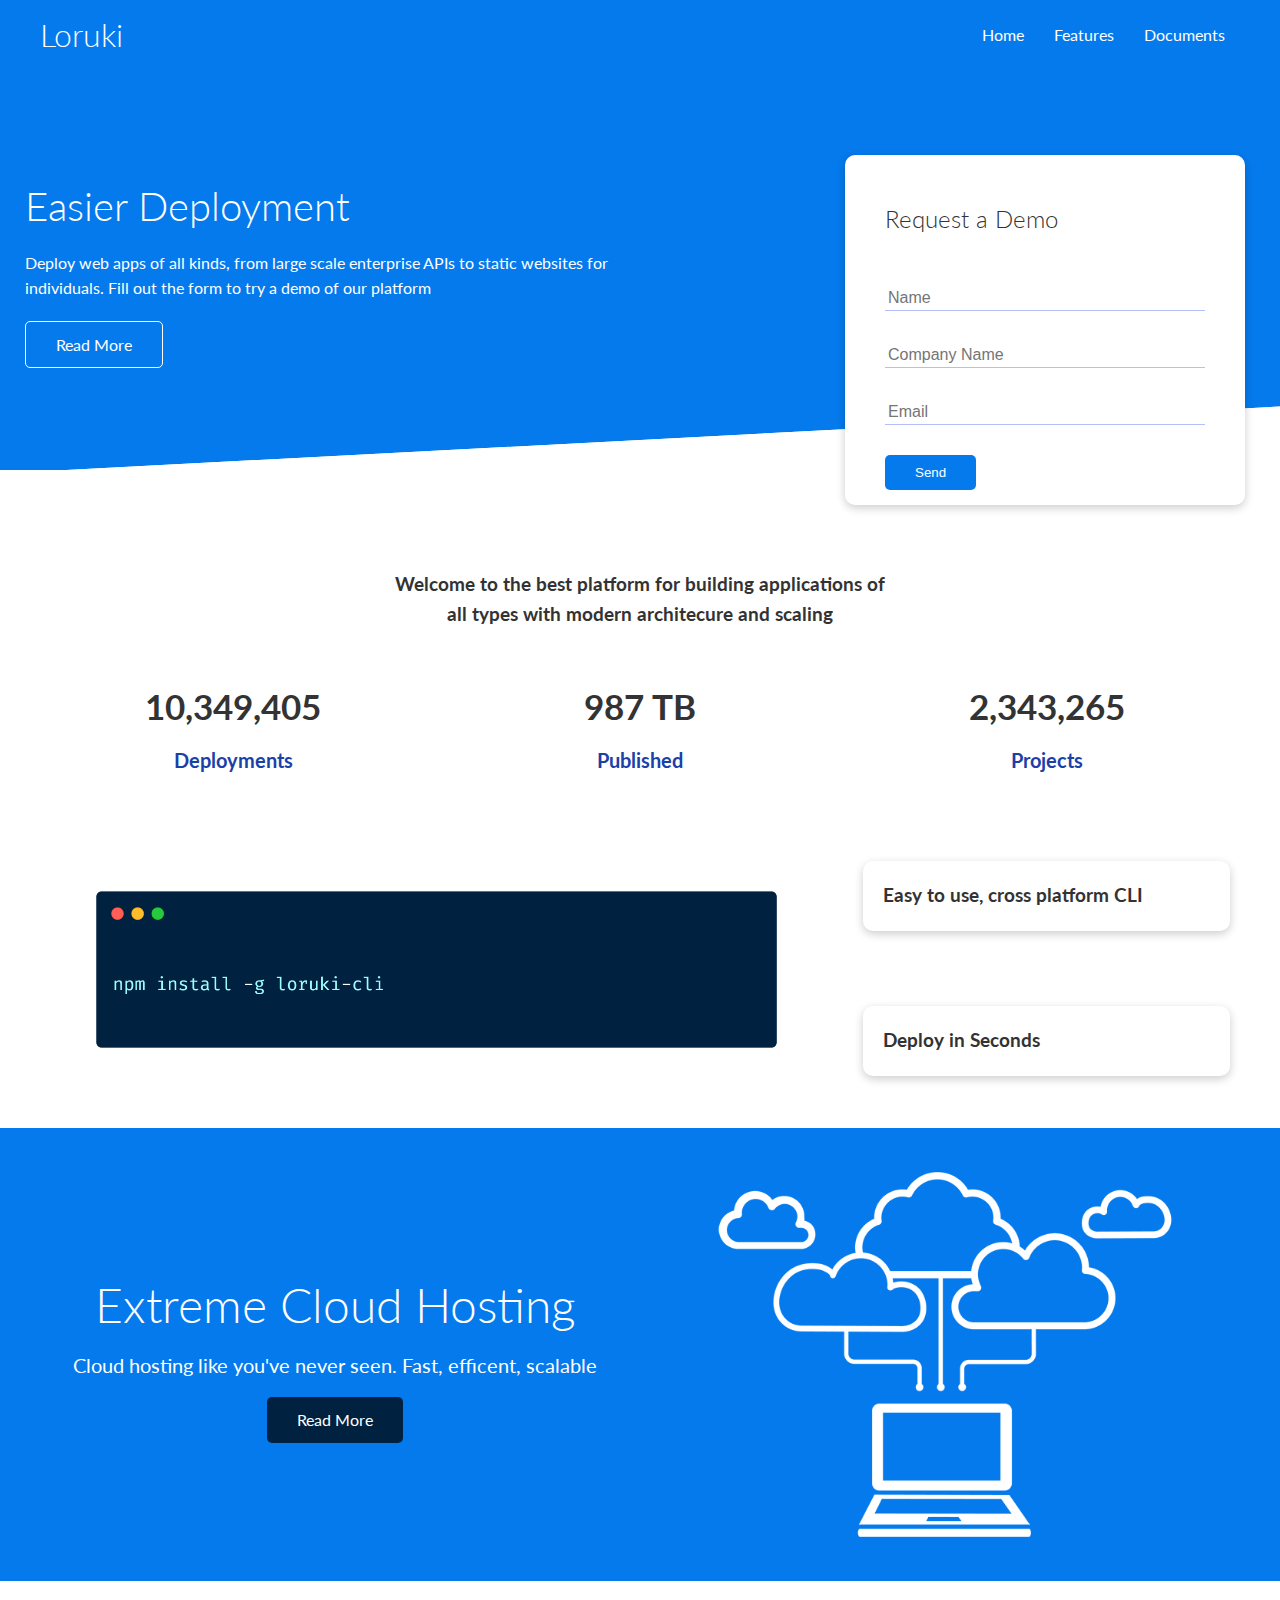
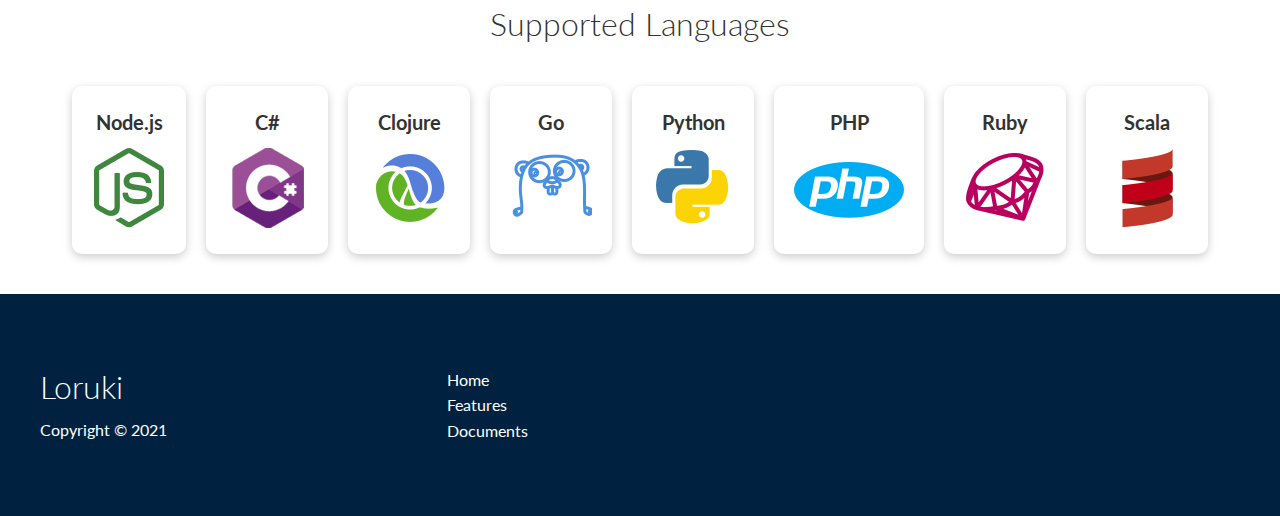
<file: index.html>
<!DOCTYPE html>
<html lang="en">
<head>
    <meta charset="UTF-8">
    <meta http-equiv="X-UA-Compatible" content="IE=edge">
    <meta name="viewport" content="width=device-width, initial-scale=1.0">
    <link rel="stylesheet" href="https://cdnjs.cloudflare.com/ajax/libs/font-awesome/5.15.1/css/all.min.css" 
    integrity="sha512-+4zCK9k+qNFUR5X+cKL9EIR+ZOhtIloNl9GIKS57V1MyNsYpYcUrUeQc9vNfzsWfV28IaLL3i96P9sdNyeRssA==" 
    crossorigin="anonymous" referrerpolicy="no-referrer" />
    <link rel="stylesheet" href = "css/utilites.css">
    <link rel="stylesheet" href = "css/style.css">
    <title>Luroki | Cloud Hosting for Everyone</title>
</head>
<body>
    <!-- Navbar-->
    <div class="navbar">
        <div class="container flex">
            <h1 class="logo">Loruki</h1>
            <nav>
                <ul>
                    <li><a href="index.html">Home</a></li>
                    <li><a href="features.html">Features</a></li>
                    <li><a href="docs.html">Documents</a></li>
                </ul>
            </nav>
        </div>
    </div>
    
    <!--Showcase-->
    <section class="showcase">
        <div class="container grid">
            <div class="showcase-text">
                <h1>Easier Deployment</h1>
                <p>Deploy web apps of all kinds, from large scale enterprise APIs to static websites for individuals. Fill out the form to try a demo of our platform</p>
                <a href="features.html" class="btn btn-outline">Read More</a>
            </div>

            <div class="showcase-form card">
                <h2>Request a Demo</h2>
                <form name="contact" method="POST" netlify-honeypot="bot-field" data-netlify="true">
                    <input type="hidden" name="form-name" value="contact">
                    <p class="hidden">
                        <label>Don’t fill this out if you’re human: 
                        <input name="bot-field" /></label>
                      </p>
                    <div class="form-control">
                        <input type="text" name="name" placeholder="Name" required>
                    </div>
                    <div class="form-control">
                        <input type="text" name="company" placeholder="Company Name" required>
                    </div>
                    <div class="form-control">
                        <input type="email" name="email" placeholder="Email" required>
                    </div>
                    <input type="submit" value="Send" class="btn btn-primary">
                </form>
            </div>
        </div>
    </section>

    <!-- Stats -->
    <section class="stats">
        <div class="container">
            <h3 class="stats-heading text-center my-1">
                Welcome to the best platform for building applications of all types with modern architecure and scaling
            </h3>
            <div class="grid grid-3 text-center my-4">
                <div>
                    <i class="fas fa-server fa-3x"></i>
                    <h3>10,349,405</h3>
                    <p class="text-secondary">Deployments</p>
                </div>
                <div>
                    <i class="fas fa-upload fa-3x"></i>
                    <h3>987 TB</h3>
                    <p class="text-secondary">Published</p>
                </div>
                <div>
                    <i class="fas fa-project-diagram fa-3x"></i>
                    <h3>2,343,265</h3>
                    <p class="text-secondary">Projects</p>
                </div>
            </div>
        </div>
    </section>


    <!-- Cli-->
    <section class="cli">
        <div class="container grid">
            <img src="images/cli.png" alt = "" >
            <div class="card">
                <h3>Easy to use, cross platform CLI</h3>
            </div>
            <div class="card">
                <h3>Deploy in Seconds</h3>
            </div>
        </div>
    </section>

    <!-- Cloud -->

    <section class="cloud bg-primary my-2 py-2">
        <div class="container grid">
            <div class="text-center">
                <h2 class="lg">Extreme Cloud Hosting</h2>
                <p class="lead my-1">Cloud hosting like you've never seen. Fast, efficent, scalable</p>
                <a href="features.html" class="btn btn-dark">Read More</a>
            </div>
            <img src="images/cloud.png" alt="">
        </div>

    </section>

    <!--Languages-->
    <section class="languages">
        <h2 class="md text-center my-2">
            Supported Languages
        </h2>
        <div class="container flex">
            <div class="card">
                <h4>Node.js</h4>
                <img src="images/logos/node.png" alt="">
            </div>
            <div class="card">
                <h4>C#</h4>
                <img src="images/logos/csharp.png" alt="">
            </div>
            <div class="card">
                <h4>Clojure</h4>
                <img src="images/logos/clojure.png" alt="">
            </div>
            <div class="card">
                <h4>Go</h4>
                <img src="images/logos/go.png" alt="">
            </div>
            <div class="card">
                <h4>Python</h4>
                <img src="images/logos/python.png" alt="">
            </div>
            <div class="card">
                <h4>PHP</h4>
                <img src="images/logos/php.png" alt="">
            </div>
            <div class="card">
                <h4>Ruby</h4>
                <img src="images/logos/ruby.png" alt="">
            </div>
            <div class="card">
                <h4>Scala</h4>
                <img src="images/logos/scala.png" alt="">
            </div>
        </div>
    </section>

    <!--Footer-->

    <footer class="footer bg-dark py-5">
        <div class="container grid grid-3">
            <div>
                <h1>Loruki</h1>
                <p>Copyright &copy; 2021</p>
            </div>
        
        <nav>
            <ul>
                <li><a href="index.html">Home</a></li>
                <li><a href="features.html">Features</a></li>
                <li><a href="docs.html">Documents</a></li>
            </ul>
        </nav>
        <div class="social">
            <a href="#"><i class="fab fa-github fa-2x"></i></a>
            <a href="#"><i class="fab fa-facebook fa-2x"></i></a>
            <a href="#"><i class="fab fa-instagram fa-2x"></i></a>
            <a href="#"><i class="fab fa-twitter fa-2x"></i></a>
        </div>
    </div>
    </footer>

</body>
</html>
</file>
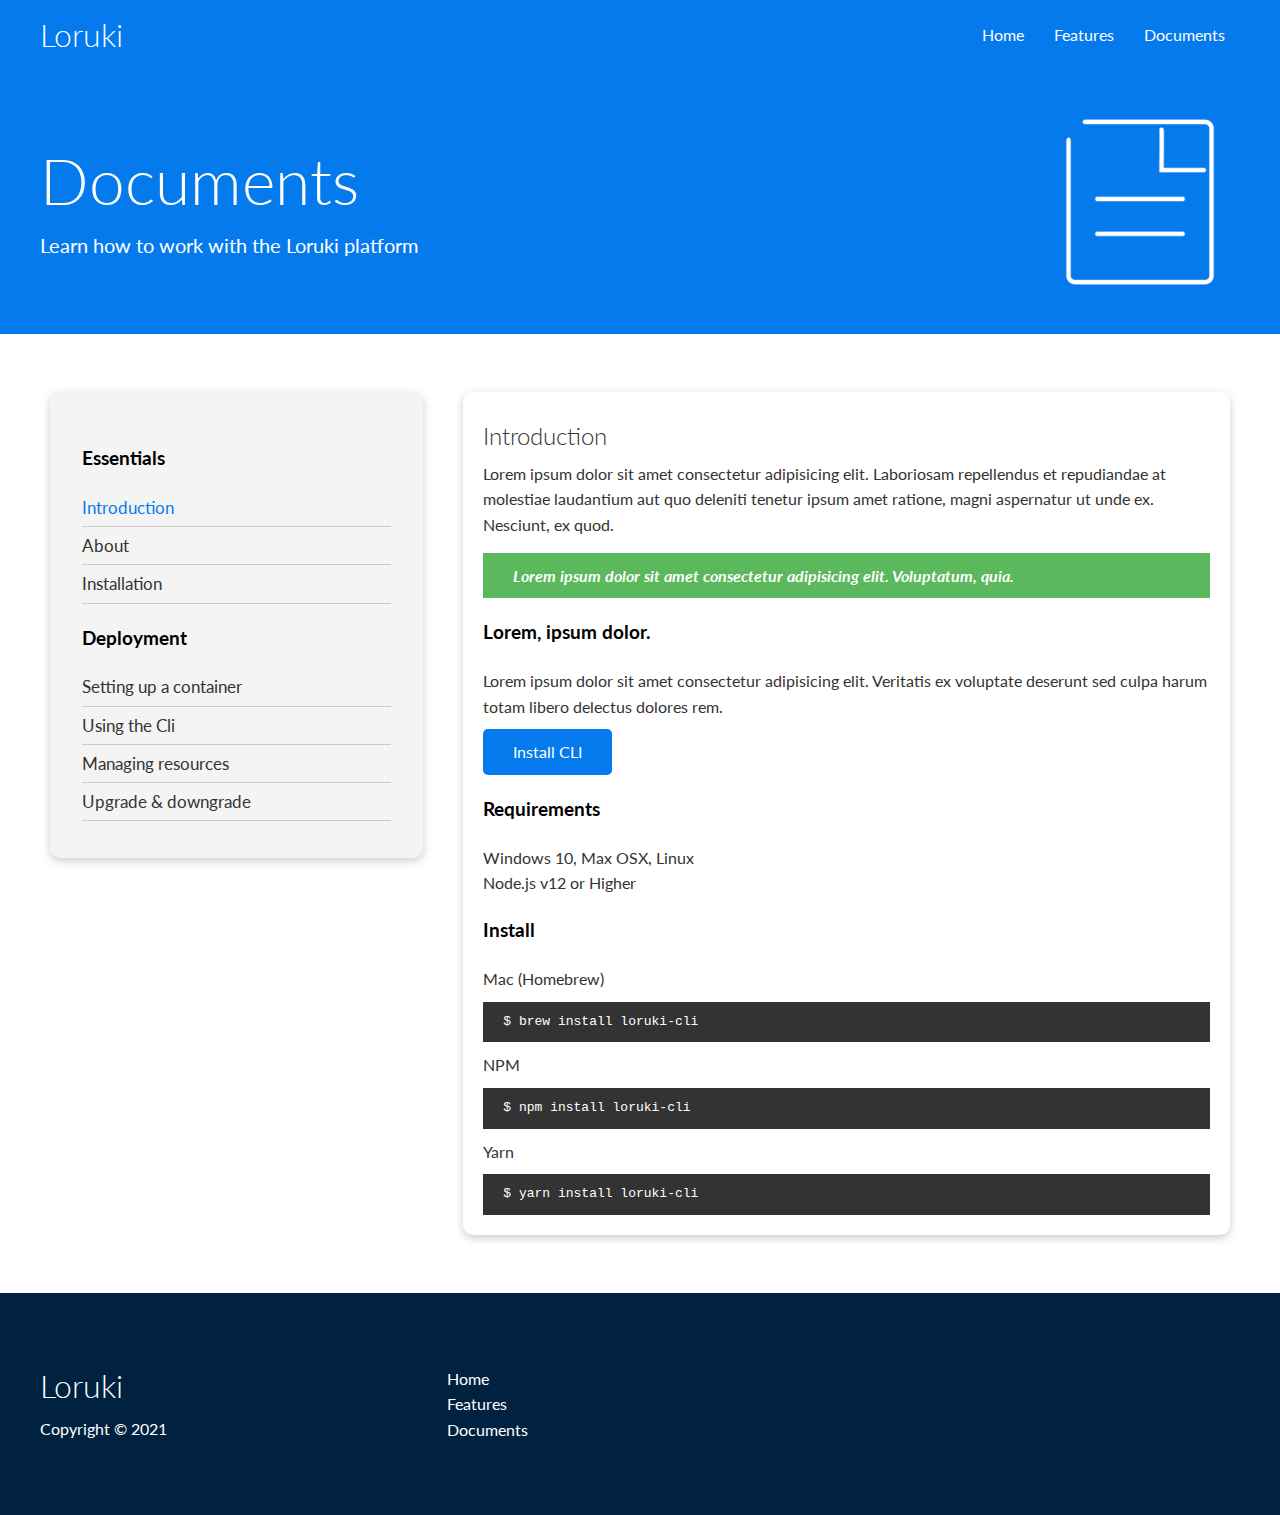
<file: docs.html>
<!DOCTYPE html>
<html lang="en">
<head>
    <meta charset="UTF-8">
    <meta http-equiv="X-UA-Compatible" content="IE=edge">
    <meta name="viewport" content="width=device-width, initial-scale=1.0">
    <link rel="stylesheet" href="https://cdnjs.cloudflare.com/ajax/libs/font-awesome/5.15.1/css/all.min.css" 
    integrity="sha512-+4zCK9k+qNFUR5X+cKL9EIR+ZOhtIloNl9GIKS57V1MyNsYpYcUrUeQc9vNfzsWfV28IaLL3i96P9sdNyeRssA==" 
    crossorigin="anonymous" referrerpolicy="no-referrer" />
    <link rel="stylesheet" href = "css/utilites.css">
    <link rel="stylesheet" href = "css/style.css">
    <title>Luroki | Cloud Hosting for Everyone</title>
</head>
<body>
    <!-- Navbar-->
    <div class="navbar">
        <div class="container flex">
            <h1 class="logo">Loruki</h1>
            <nav>
                <ul>
                    <li><a href="index.html">Home</a></li>
                    <li><a href="features.html">Features</a></li>
                    <li><a href="docs.html">Documents</a></li>
                </ul>
            </nav>
        </div>
    </div>

    
    <!--Heading-->
    <section class="docs-head bg-primary py-3">
        <div class="container grid">
            <div>
                <h1 class="xl">Documents</h1>
                <p class="lead">
                   Learn how to work  with the Loruki platform
                </p>
            </div>
            <img src="images/docs.png" alt="">
        </div>
    </section>

    <!--Main-->
    <section class="docs-main my-4">
        <div class="container grid">
            <div class="card bg-light p-3">
                <h3 class="my-2">Essentials</h3>
                <nav>
                    <ul>
                        <li><a class="text-primary" href="#">Introduction</a></li>
                        <li><a href="#">About</a></li>
                        <li><a href="#">Installation</a></li>
                    </ul>
                </nav>

                <h3 class="my-2">Deployment</h3>
                <nav>
                    <ul>
                        <li><a href="#">Setting up a container</a></li>
                        <li><a href="#">Using the Cli</a></li>
                        <li><a href="#">Managing resources</a></li>
                        <li><a href="#">Upgrade & downgrade</a></li>
                    </ul>
                </nav>
            </div>
            <div class="card">
                <h2>Introduction</h2>
                <p>Lorem ipsum dolor sit amet consectetur adipisicing elit. 
                    Laboriosam repellendus et repudiandae at molestiae laudantium aut quo deleniti 
                    tenetur ipsum amet ratione, magni aspernatur ut unde ex. Nesciunt, ex quod.</p>
                    <div class="alert alert-success">
                        <i class="fas fa-info">Lorem ipsum dolor sit amet consectetur adipisicing elit. Voluptatum, quia.</i>
                    </div>
                    <h3>Lorem, ipsum dolor.</h3>
                    <p>Lorem ipsum dolor sit amet consectetur adipisicing elit. Veritatis ex voluptate deserunt sed culpa harum totam libero delectus dolores rem.</p>
                    <a href="#" class="btn btn-primary">Install CLI</a>

                    <h3>Requirements</h3>
                    <ul>
                        <li>Windows 10, Max OSX, Linux</li>
                        <li>Node.js v12 or Higher</li>
                    </ul>

                    <h3>Install</h3>
                    <p>Mac (Homebrew)</p>
                    <pre><code>$ brew install loruki-cli</code></pre>
                    <p>NPM</p>
                    <pre><code>$ npm install loruki-cli</code></pre>
                    <p>Yarn</p>
                    <pre><code>$ yarn install loruki-cli</code></pre>
            </div>
        </div>
    </section>


 
    <!--Footer-->

    <footer class="footer bg-dark py-5">
        <div class="container grid grid-3">
            <div>
                <h1>Loruki</h1>
                <p>Copyright &copy; 2021</p>
            </div>
        
        <nav>
            <ul>
                <li><a href="index.html">Home</a></li>
                <li><a href="features.html">Features</a></li>
                <li><a href="docs.html">Documents</a></li>
            </ul>
        </nav>
        <div class="social">
            <a href="#"><i class="fab fa-github fa-2x"></i></a>
            <a href="#"><i class="fab fa-facebook fa-2x"></i></a>
            <a href="#"><i class="fab fa-instagram fa-2x"></i></a>
            <a href="#"><i class="fab fa-twitter fa-2x"></i></a>
        </div>
    </div>
    </footer>

</body>
</html>
</file>
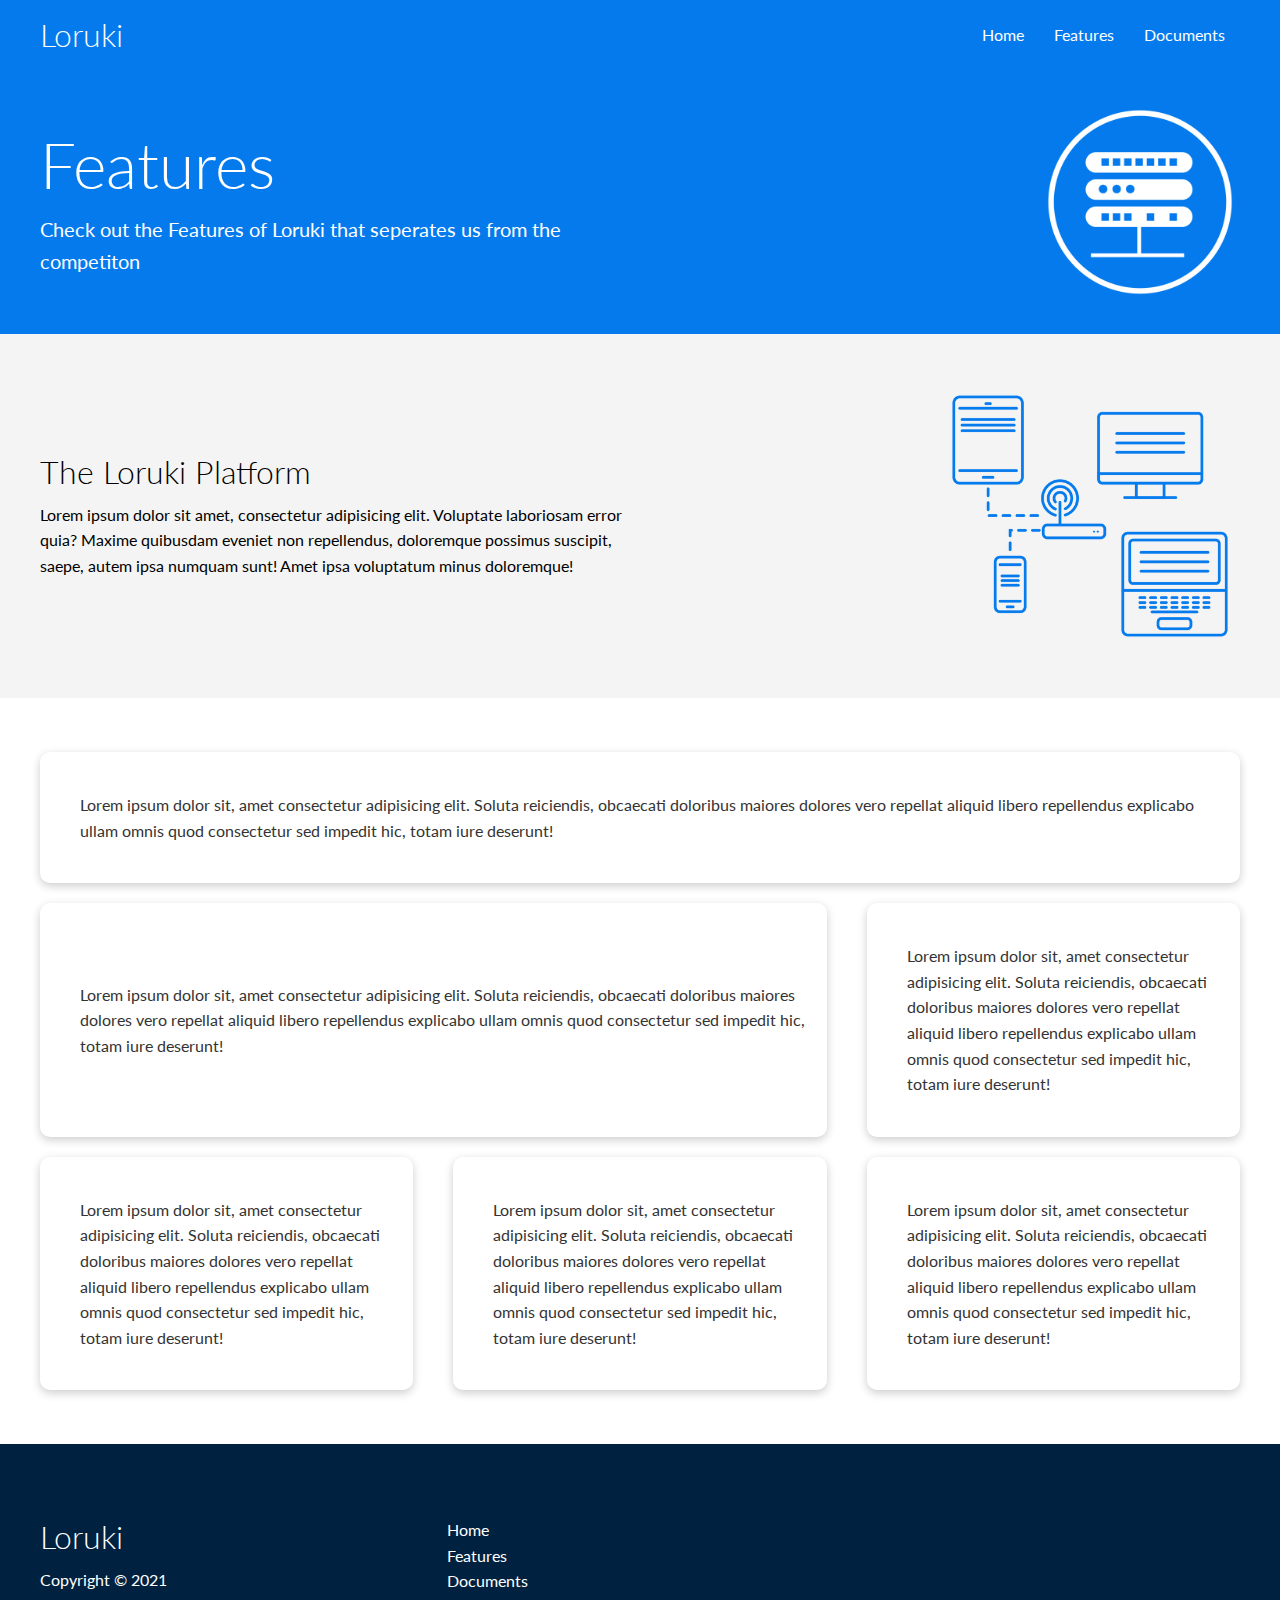
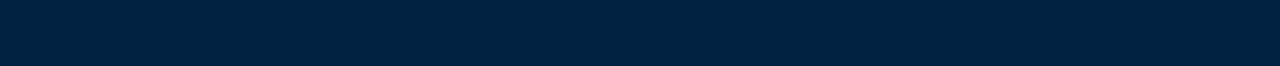
<file: features.html>
<!DOCTYPE html>
<html lang="en">
<head>
    <meta charset="UTF-8">
    <meta http-equiv="X-UA-Compatible" content="IE=edge">
    <meta name="viewport" content="width=device-width, initial-scale=1.0">
    <link rel="stylesheet" href="https://cdnjs.cloudflare.com/ajax/libs/font-awesome/5.15.1/css/all.min.css" 
    integrity="sha512-+4zCK9k+qNFUR5X+cKL9EIR+ZOhtIloNl9GIKS57V1MyNsYpYcUrUeQc9vNfzsWfV28IaLL3i96P9sdNyeRssA==" 
    crossorigin="anonymous" referrerpolicy="no-referrer" />
    <link rel="stylesheet" href = "css/utilites.css">
    <link rel="stylesheet" href = "css/style.css">
    <title>Luroki | Cloud Hosting for Everyone</title>
</head>
<body>
    <!-- Navbar-->
    <div class="navbar">
        <div class="container flex">
            <h1 class="logo">Loruki</h1>
            <nav>
                <ul>
                    <li><a href="index.html">Home</a></li>
                    <li><a href="features.html">Features</a></li>
                    <li><a href="docs.html">Documents</a></li>
                </ul>
            </nav>
        </div>
    </div>

    <!--Heading-->
    <section class="features-head bg-primary py-3">
        <div class="container grid">
            <div>
                <h1 class="xl">Features</h1>
                <p class="lead">
                    Check out the Features of Loruki that seperates us from the competiton
                </p>
            </div>
            <img src="images/server.png" alt="">
        </div>
    </section>

    <!--Subheading-->
  <section class="features-sub-head bg-light py-3">
      <div class="container grid">
        <div>
            <h1 class="md">The Loruki Platform</h1>
            <p>
                Lorem ipsum dolor sit amet, consectetur adipisicing elit. Voluptate laboriosam error quia? 
                Maxime quibusdam eveniet non repellendus, doloremque possimus suscipit, saepe, autem ipsa numquam sunt! 
                Amet ipsa voluptatum minus doloremque!
            </p>
        </div>
        <img src="images/server2.png" alt="">
      </div>
  </section>

  <!--Features Main-->
  <section class="features-main my-2">
      <div class="container grid grid-3">
          <div class="card flex">
              <i class="fas fa-server fa-3x"></i>
              <p>Lorem ipsum dolor sit, amet consectetur adipisicing elit. 
                  Soluta reiciendis, obcaecati doloribus maiores dolores vero repellat aliquid libero repellendus explicabo 
                  ullam omnis quod consectetur sed impedit hic, totam iure deserunt!</p>
          </div>
          <div class="card flex">
            <i class="fas fa-database fa-3x"></i>
            <p>Lorem ipsum dolor sit, amet consectetur adipisicing elit. 
                Soluta reiciendis, obcaecati doloribus maiores dolores vero repellat aliquid libero repellendus explicabo 
                ullam omnis quod consectetur sed impedit hic, totam iure deserunt!</p>
        </div>
        <div class="card flex">
            <i class="fas fa-power-off fa-3x"></i>
            <p>Lorem ipsum dolor sit, amet consectetur adipisicing elit. 
                Soluta reiciendis, obcaecati doloribus maiores dolores vero repellat aliquid libero repellendus explicabo 
                ullam omnis quod consectetur sed impedit hic, totam iure deserunt!</p>
        </div>
        <div class="card flex">
            <i class="fas fa-upload fa-3x"></i>
            <p>Lorem ipsum dolor sit, amet consectetur adipisicing elit. 
                Soluta reiciendis, obcaecati doloribus maiores dolores vero repellat aliquid libero repellendus explicabo 
                ullam omnis quod consectetur sed impedit hic, totam iure deserunt!</p>
        </div>
        <div class="card flex">
            <i class="fas fa-download fa-3x"></i>
            <p>Lorem ipsum dolor sit, amet consectetur adipisicing elit. 
                Soluta reiciendis, obcaecati doloribus maiores dolores vero repellat aliquid libero repellendus explicabo 
                ullam omnis quod consectetur sed impedit hic, totam iure deserunt!</p>
        </div>
        <div class="card flex">
            <i class="fas fa-laptop-code fa-3x"></i>
            <p>Lorem ipsum dolor sit, amet consectetur adipisicing elit. 
                Soluta reiciendis, obcaecati doloribus maiores dolores vero repellat aliquid libero repellendus explicabo 
                ullam omnis quod consectetur sed impedit hic, totam iure deserunt!</p>
        </div>
      </div>
  </section>

    <!--Footer-->

    <footer class="footer bg-dark py-5">
        <div class="container grid grid-3">
            <div>
                <h1>Loruki</h1>
                <p>Copyright &copy; 2021</p>
            </div>
        
        <nav>
            <ul>
                <li><a href="index.html">Home</a></li>
                <li><a href="features.html">Features</a></li>
                <li><a href="docs.html">Documents</a></li>
            </ul>
        </nav>
        <div class="social">
            <a href="#"><i class="fab fa-github fa-2x"></i></a>
            <a href="#"><i class="fab fa-facebook fa-2x"></i></a>
            <a href="#"><i class="fab fa-instagram fa-2x"></i></a>
            <a href="#"><i class="fab fa-twitter fa-2x"></i></a>
        </div>
    </div>
    </footer>

</body>
</html>
</file>
<file: css/utilites.css>
.container{
    max-width: 2200px;
    margin: 0 auto;
    overflow: auto;
    padding: 0 40px;
}

.card {
    background-color: #fff;
    color: #333;
    border-radius: 10px;
    box-shadow: 0 3px 10px rgba(0,0,0, 0.2);
    padding: 20px;
    margin: 10px;
}

.btn {
    display: inline-block;
    padding: 10px 30px;
    cursor: pointer;
    background: var(--primary-color);
    color:#fff;
    border: none;
    border-radius: 5px;
}

.btn-outline {
    background-color: transparent;
    border: 1px #fff solid;
}

.btn:hover{
    transform: scale(0.98);
}

/*Backgrounds and Colored Buttons*/
.bg-primary, 
.btn-primary {
background-color: var(--primary-color);
color: #fff;
}

.bg-secondary, 
.btn-secondary {
background-color: var(--secondary-color);
color: #fff;
}

.bg-dark, 
.btn-dark {
background-color: var(--dark-color);
color: #fff;
}

.bg-light, 
.btn-light {
background-color: var(--light-color);
color: #fff;
}

.bg-primary a, 
.btn-primary a,
.bg-secondary a, 
.btn-secondarya ,  
.bg-dark a, 
.btn-dark a {
    color: #fff;

}

/*Text Colors*/

.text-primary{
color: var(--primary-color);
}

.text-secondary {
color: var(--secondary-color);
}

.text-dark {
color: var(--dark-color);
}

.text-light {
color: var(--light-color);
}



/* Text Sizes*/

.lead{
    font-size: 20px;
}

.sm{
    font-size: 1rem;
}

.md{
    font-size: 2rem;
}

.lg{
    font-size: 3rem;
}

.xl{
    font-size: 4rem;
}

.text-center{
    text-align: center;
}

.alert{
    background-color: var(--light-color);
    padding: 10px 20px;
    font-weight: bold;
    margin: 15px 0;
}

.alert i{
    margin: 10px;
}

.alert-success{
    background-color: var(--success-color);
    color:white;
}

.alert-error{
    background-color: var(--error-color);
    color:white;
}

.flex{
    display: flex;
    /*justify is for main direction of flex box*/
    justify-content: center;
    /* align items is for cross* direction of flex box */
    align-items: center;
    height: 100%;
}

.grid {
    display: grid;
    grid-template-columns: repeat(2, 1fr);
    gap: 20px;
    justify-content: center;
    align-items: center;
    height: 100%;
}

.grid-3{
    grid-template-columns: repeat(3, 1fr);
}

/* Margin*/

.my-1{
    margin: 1rem 0;
}

.my-2{
    margin: 1.5rem 0;
}

.my-3{
    margin: 2rem 0;
}

.my-4{
    margin: 3rem 0;
}

.my-5{
    margin: 4rem 0;
}

.m-1{
    margin: 1rem;
}

.m-2{
    margin: 1.5rem;
}

.m-3{
    margin: 2rem;
}

.m-4{
    margin: 3rem;
}

.m-5{
    margin: 4rem;
}

/* Padding */
.py-1{
    padding: 1rem 0;
}

.py-2{
    padding: 1.5rem 0;
}

.py-3{
    padding: 2rem 0;
}

.py-4{
    padding: 3rem 0;
}

.py-5{
    padding: 4rem 0;
}

.p-1{
    padding: 1rem;
}

.p-2{
    padding: 1.5rem;
}

.p-3{
    padding: 2rem;
}

.p-4{
    padding: 3rem;
}

.p-5{
    padding: 4rem;
}
</file>
<file: css/style.css>
@import url('https://fonts.googleapis.com/css2?family=Lato:wght@300&display=swap');

:root{
    --primary-color: #047aed;
    --secondary-color: #1c3fa8;
    --dark-color : #002240;
    --light-color : #f4f4f4;
    --success-color : #5cb85c;
    --error-color : #d9524f;

}

*{
    /*boxing size allows padding and borders to be added without having to add to width of element */
    box-sizing: border-box;
    padding: 0;
    margin: 0;

}

body{
    font-family: 'Lato', sans-serif;
    color: #333;
    line-height: 1.6;
}

ul{
    list-style-type: none;
}

a{
    text-decoration: none;
    color: #333;
}

h1, h2{
    font-weight: 300;
    line-height: 1.2;
    margin: 10px 0;
}

p{
    margin: 10px 0;
}

img{
    width: 100%;
}

code, pre{
    background: #333;
    color: #fff;
    padding: 10px;
}

.hidden {
    visibility: hidden;
    height: 0;
}

/* Nav Bar Styling*/
.navbar{
    background-color: var(--primary-color);
    color: #fff;
    height: 70px;
}

.navbar ul{
    display: flex;
}

.navbar a{
    color:#fff;
    padding: 10px;
    margin: 0 5px;
}

.navbar a:hover{
    border-bottom: 2px #fff solid;
}

/* if item is in nav bar then space between if not then center*/
.navbar .flex{
    justify-content: space-between;
}

/*Showcase*/

.showcase{
    height: 400px;
    background-color: var(--primary-color);
    color: #fff;
    position: relative;
}

.showcase h1{
    font-size: 40px;
}

.showcase p {
    margin: 20px 0;
}

.showcase .grid{
    overflow: visible;
    grid-template-columns: 55% 45%;
    gap: 30px; 
}

.showcase-text{
    animation: slideInFromLeft 1s ease-in;
}

.showcase-form {
    position: relative;
    top: 60px;
    height: 350px;
    width: 400px;
    padding: 40px;
    z-index: 100;
    justify-self: flex-end;
    animation: slideInFromRight 1s ease-in;
}

.showcase-form .form-control{
    margin: 30px 0;
}

.showcase-form input[type='text'], 
.showcase-form input[type='email'] {

    border: 0;
    border-bottom: 1px solid #b4befb;
    width: 100%;
    padding: 3px;
    font-size: 16px;
}

.showcase-form input:focus {
    outline: none;
}

.showcase::before,
.showcase::after{
content: '';
position: absolute;
height: 100px;
bottom: -70px;
right: 0;
left: 0;
background: #fff;
transform: skewY(-3deg);
-webkit-transform: skewY(-3deg);
-moz-transform: skewY(-3deg);
-ms-transform: skewY(-3deg);
}

/* Stats*/

.stats{
    padding-top: 100px;
    animation: slideInFromBottom 1s ease-in;
}

.stats-heading{
    max-width: 500px;
    margin: auto;
}

.stats .grid h3{
    font-size: 35px;
}

.stats .grid p {
    font-size: 20px;
    font-weight: bold;
}

/* Cli */

.cli .grid {
    grid-template-columns: repeat(3, 1fr);
    grid-template-rows: repeat(2, 1fr);
}


.cli .grid > *:first-child{
    grid-column: 1 / span 2;
    grid-row: 1/ span 2;
}

/* Cloud */

.cloud .grid {
    grid-template-columns: 4fr, 3fr;
}

/*Languages*/

.languages .flex{
    flex-wrap: wrap;
}

.languages .card{
    text-align: center;
    margin: 18px 10px 40px;
    transition: transform 0.2s ease-in;
}

.languages .card h4{
    font-size: 20px;
    margin-bottom: 10px;
    
}

.languages .card:hover{
    transform: translateY(-15px);
}

/*Features*/
.features-head img, .docs-head img{
    width:200px;
    justify-self: flex-end;
}

.features-sub-head img{
    width:300px;
    justify-self: flex-end;
}

.features-sub-head h1,
 .features-sub-head p{
    color: #000;
}

.features-main .card > i {
    margin-right: 20px;
}

.features-main .grid{
    padding: 30px;
}

.features-main .grid > *:first-child{
    grid-column: 1 / span 3;
}

.features-main .grid > *:nth-child(2){
    grid-column: 1 / span 2;
}

/*Docs*/

.docs-main h3{
    margin: 20px 0;
    color:black;
}

.docs-main .grid {
    grid-template-columns: 1fr 2fr;
    align-items: flex-start;
}

.docs-main nav li{
    font-size: 17px;
    padding-bottom: 5px;
    margin-bottom: 5px;
    border-bottom: 1px #ccc solid;
}

.docs-main a::hover {
    font-weight: bold;
}

/*Footer*/

.footer .social a {
    margin: 0 10px;
}

/*Animations*/
@keyframes slideInFromLeft{
    0% {
        transform: translateX(-100%);
    }

    100% {
        transform: translateX(0);
    }
}

@keyframes slideInFromRight{
    0% {
        transform: translateX(100%);
    }

    100% {
        transform: translateX(0);
    }
}

@keyframes slideInFromTop{
    0% {
        transform: translateY(-100%);
    }

    100% {
        transform: translateX(0);
    }
}

@keyframes slideInFromBottom{
    0% {
        transform: translateY(100%);
    }

    100% {
        transform: translateX(0);
    }
}





/*Tablets and under*/

@media(max-width: 768px){
    .grid, 
    .showcase .grid,
    .stats .grid,
    .cli .grid,
    .clould .grid, 
    .features-main .grid, 
    .docs-main .grid {
        grid-template-columns: 1fr;
        grid-template-rows: 1fr;
    }

    .showcase {
        height: auto;
    }

    .showcase-text {
        text-align: center;
        margin-top: 40px;
        animation: slideInFromTop 1s ease-in;
    }

    .showcase-form{
        justify-self: center;
        margin: auto;
        animation: slideInFromBottom 1s ease-in;
    }

    .cli .grid > *:first-child{
        grid-column: 1;
        grid-row: 1;
    }

    .features-head,
    .features-sub-head,
    .docs-head {
        text-align: center;
    }

    .features-head img,
    .features-sub-head img,
    .docs-head img {
        justify-self: center;
    }

    .features-main .grid >*:first-child,
    .features-main .grid >*:nth-child(2) {
        grid-column: 1;
    }


}



/*Mobile*/
@media(max-width: 500px){
    .navbar{
        height: 110px;
    }

    .navbar .flex{
        flex-direction: column;
    }

    .navbar ul{
        padding: 10px;
        background-color: rgba(0,0,0,0.1);
    }
}
</file>
